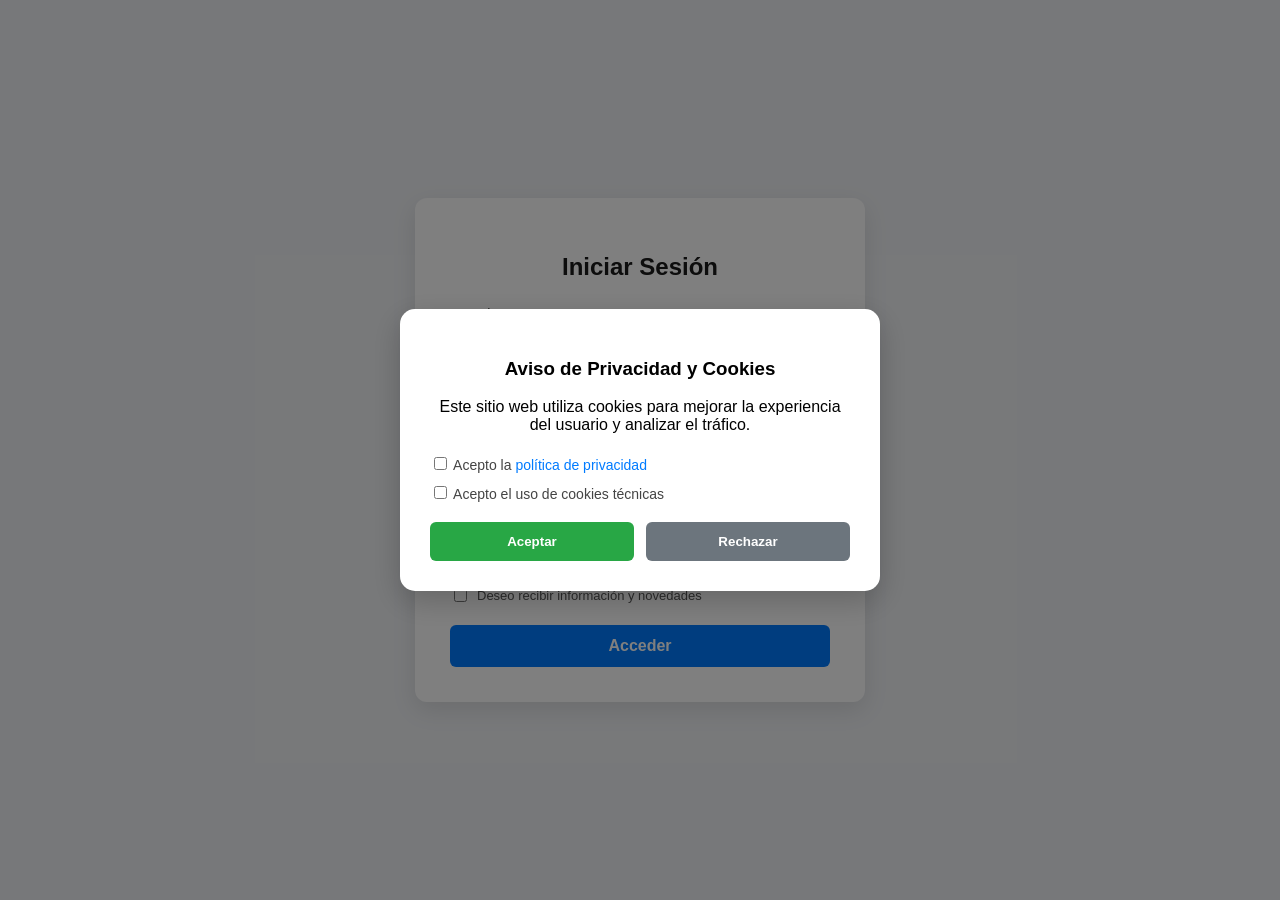
<file: index.html>
<!DOCTYPE html>
<html lang="es">
<head>
    <meta charset="UTF-8">
    <meta name="viewport" content="width=device-width, initial-scale=1.0">
    <title>Acceso al Sistema</title>
    <link rel="stylesheet" href="style.css">
</head>
<body>

    <div class="cookie-overlay" id="cookiePopup">
        <div class="cookie-modal">
            <h3>Aviso de Privacidad y Cookies</h3>
            <p>Este sitio web utiliza cookies para mejorar la experiencia del usuario y analizar el tráfico.</p>
            
            <div class="cookie-options">
                <label><input type="checkbox" id="c1"> Acepto la <a href="./privacidad.html" target="_blank"> política de privacidad</a></label>
                <label><input type="checkbox" id="c2"> Acepto el uso de cookies técnicas</label>
            </div>

            <div class="modal-buttons">
                <button class="btn-accept" id="btnAcceptCookie">Aceptar</button>
                <button class="btn-reject" id="btnRejectCookie">Rechazar</button>
            </div>
        </div>
    </div>

    <div class="login-card">
        <h2>Iniciar Sesión</h2>
        <form id="loginForm">
            <div class="input-group">
                <label for="username">Usuario</label>
                <input type="text" id="username" placeholder="Nombre de usuario" required>
            </div>

            <div class="input-group">
                <label for="email">Email</label>
                <input type="email" id="email" placeholder="Correo electronico" required>
            </div>
            
            <div class="input-group">
                <label for="password">Contraseña</label>
                <input type="password" id="password" placeholder="********" required>
                <span id="passError" class="error-msg">
                    Error: Mínimo 8 caracteres, una mayúscula y un símbolo (@#$...).
                </span>
            </div>

            <div class="form-checks">
                <label class="check-item">
                    <input type="checkbox" id="checkPrivacy" required> 
                    He leído y acepto la <a href="privacidad.html" target="_blank">política de privacidad</a>
                </label>
                <label class="check-item">
                    <input type="checkbox" id="checkNewsletter"> 
                    Deseo recibir información y novedades
                </label>
            </div>

            <button type="submit" class="btn-login">Acceder</button>
        </form>
    </div>

    <script src="java.js"></script>
</body>
</html>
</file>
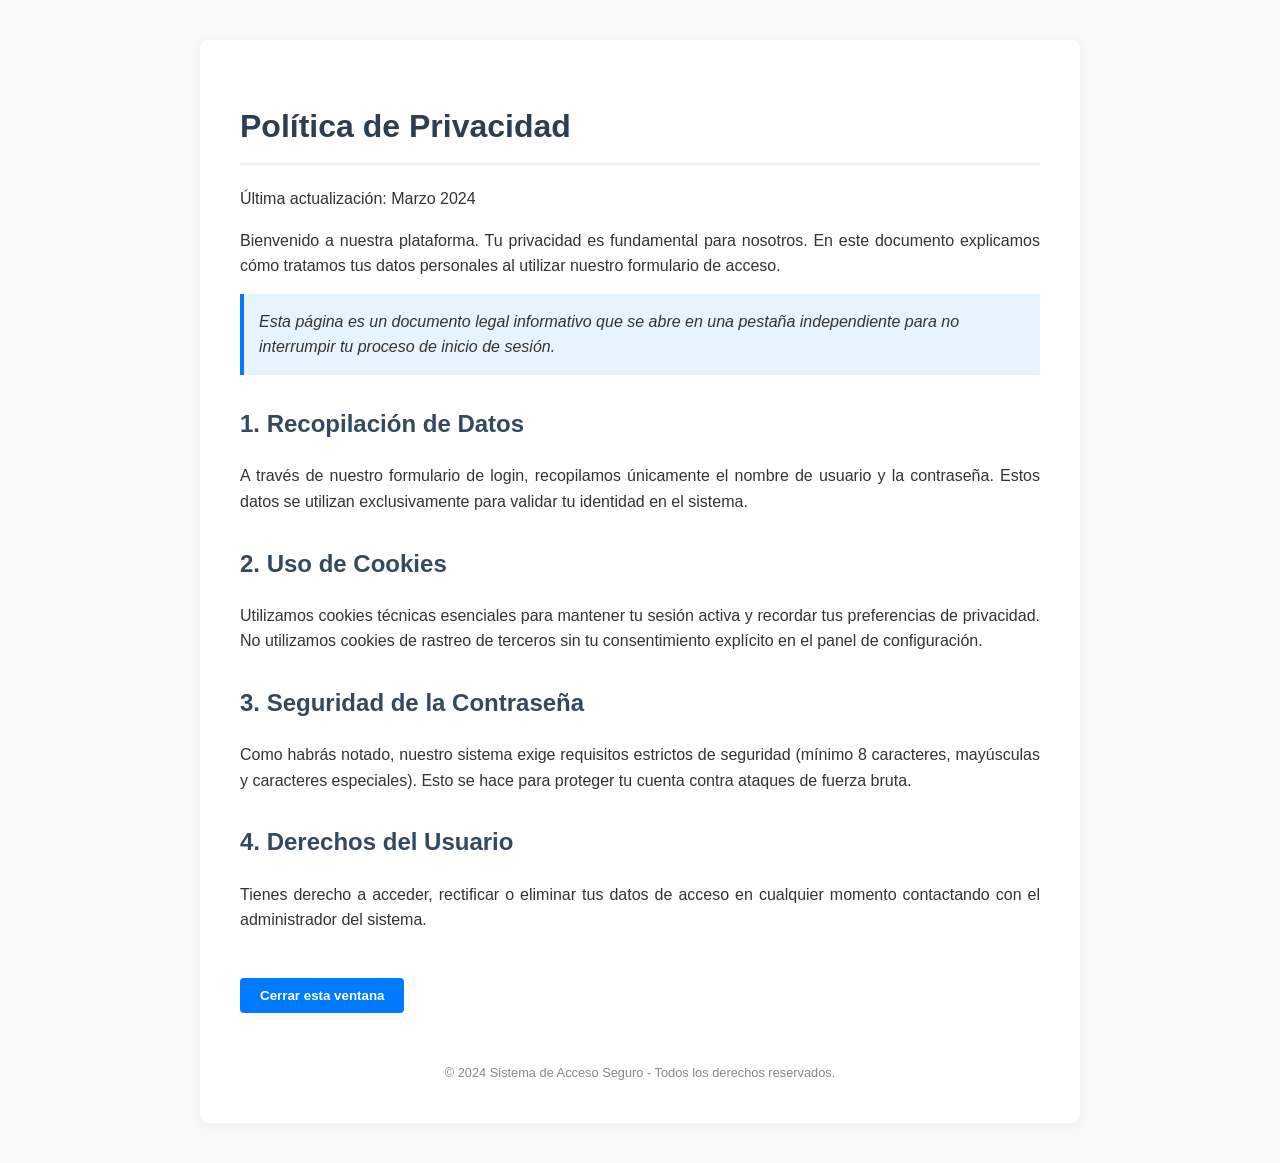
<file: privacidad.html>
<!DOCTYPE html>
<html lang="es">
<head>
    <meta charset="UTF-8">
    <meta name="viewport" content="width=device-width, initial-scale=1.0">
    <title>Política de Privacidad - Sistema de Acceso</title>
    <style>
        /* Estilos coherentes con el resto del proyecto */
        body {
            font-family: 'Segoe UI', Tahoma, Geneva, Verdana, sans-serif;
            line-height: 1.6;
            color: #333;
            background-color: #f9f9f9;
            margin: 0;
            padding: 40px 20px;
            display: flex;
            justify-content: center;
        }

        .container {
            background-color: #fff;
            max-width: 800px;
            padding: 40px;
            border-radius: 8px;
            box-shadow: 0 2px 10px rgba(0,0,0,0.05);
        }

        h1 {
            color: #2c3e50;
            border-bottom: 2px solid #eee;
            padding-bottom: 10px;
        }

        h2 {
            color: #34495e;
            margin-top: 30px;
        }

        p {
            margin-bottom: 15px;
            text-align: justify;
        }

        .highlight {
            background-color: #e8f4fd;
            padding: 15px;
            border-left: 4px solid #007bff;
            font-style: italic;
        }

        .btn-close {
            display: inline-block;
            margin-top: 30px;
            padding: 10px 20px;
            background-color: #007bff;
            color: white;
            text-decoration: none;
            border-radius: 4px;
            font-weight: bold;
            cursor: pointer;
            border: none;
        }

        .btn-close:hover {
            background-color: #0056b3;
        }

        footer {
            margin-top: 50px;
            font-size: 0.8em;
            color: #888;
            text-align: center;
        }
    </style>
</head>
<body>

    <div class="container">
        <h1>Política de Privacidad</h1>
        <p>Última actualización: Marzo 2024</p>

        <p>Bienvenido a nuestra plataforma. Tu privacidad es fundamental para nosotros. En este documento explicamos cómo tratamos tus datos personales al utilizar nuestro formulario de acceso.</p>

        <div class="highlight">
            Esta página es un documento legal informativo que se abre en una pestaña independiente para no interrumpir tu proceso de inicio de sesión.
        </div>

        <h2>1. Recopilación de Datos</h2>
        <p>A través de nuestro formulario de login, recopilamos únicamente el nombre de usuario y la contraseña. Estos datos se utilizan exclusivamente para validar tu identidad en el sistema.</p>

        <h2>2. Uso de Cookies</h2>
        <p>Utilizamos cookies técnicas esenciales para mantener tu sesión activa y recordar tus preferencias de privacidad. No utilizamos cookies de rastreo de terceros sin tu consentimiento explícito en el panel de configuración.</p>

        <h2>3. Seguridad de la Contraseña</h2>
        <p>Como habrás notado, nuestro sistema exige requisitos estrictos de seguridad (mínimo 8 caracteres, mayúsculas y caracteres especiales). Esto se hace para proteger tu cuenta contra ataques de fuerza bruta.</p>

        <h2>4. Derechos del Usuario</h2>
        <p>Tienes derecho a acceder, rectificar o eliminar tus datos de acceso en cualquier momento contactando con el administrador del sistema.</p>

        <button class="btn-close" onclick="window.close()">Cerrar esta ventana</button>

        <footer>
            &copy; 2024 Sistema de Acceso Seguro - Todos los derechos reservados.
        </footer>
    </div>

</body>
</html>
</file>
<file: style.css>
/* Estilos Base */
body {
    background-color: #f0f2f5;
    font-family: 'Segoe UI', Arial, sans-serif;
    margin: 0;
    display: flex;
    justify-content: center;
    align-items: center;
    height: 100vh;
}

/* Tarjeta de Login */
.login-card {
    background: white;
    padding: 35px;
    border-radius: 12px;
    box-shadow: 0 8px 24px rgba(0,0,0,0.1);
    width: 100%;
    max-width: 380px;
}

h2 {
    text-align: center;
    color: #1a1a1a;
    margin-bottom: 25px;
}

.input-group {
    margin-bottom: 18px;
}

label {
    display: block;
    font-size: 14px;
    margin-bottom: 6px;
    color: #444;
}

input[type="text"], 
input[type="password"],
input[type="email"] {
    width: 100%;
    padding: 12px;
    border: 1px solid #ccd0d5;
    border-radius: 6px;
    box-sizing: border-box;
    font-size: 15px;
}

/* Enlaces */
a {
    color: #007bff;
    text-decoration: none;
}

a:hover {
    text-decoration: underline;
}

/* Checkboxes */
.form-checks {
    margin: 20px 0;
}

.check-item {
    display: flex;
    align-items: center;
    font-size: 13px;
    color: #555;
    margin-bottom: 10px;
    cursor: pointer;
}

.check-item input {
    margin-right: 10px;
}

/* Botón Login */
.btn-login {
    width: 100%;
    padding: 12px;
    background-color: #007bff;
    color: white;
    border: none;
    border-radius: 6px;
    font-size: 16px;
    font-weight: bold;
    cursor: pointer;
    transition: background 0.3s;
}

.btn-login:hover {
    background-color: #0056b3;
}

/* Mensajes de Error */
.error-msg {
    color: #d93025;
    font-size: 12px;
    display: none;
    margin-top: 6px;
}

/* Pop-up de Cookies */
.cookie-overlay {
    position: fixed;
    top: 0; left: 0; width: 100%; height: 100%;
    background: rgba(0,0,0,0.5);
    display: flex; justify-content: center; align-items: center;
    z-index: 1000;
}

.cookie-modal {
    background: white;
    padding: 30px;
    border-radius: 15px;
    max-width: 420px;
    text-align: center;
    box-shadow: 0 10px 30px rgba(0,0,0,0.2);
}

.cookie-options {
    text-align: left;
    margin: 20px 0;
    font-size: 14px;
}

.cookie-options label {
    display: block;
    margin-bottom: 10px;
}

.modal-buttons {
    display: flex;
    gap: 12px;
}

.btn-accept { background: #28a745; color: white; border: none; flex: 1; padding: 12px; border-radius: 6px; cursor: pointer; font-weight: bold;}
.btn-reject { background: #6c757d; color: white; border: none; flex: 1; padding: 12px; border-radius: 6px; cursor: pointer; font-weight: bold;}
</file>
